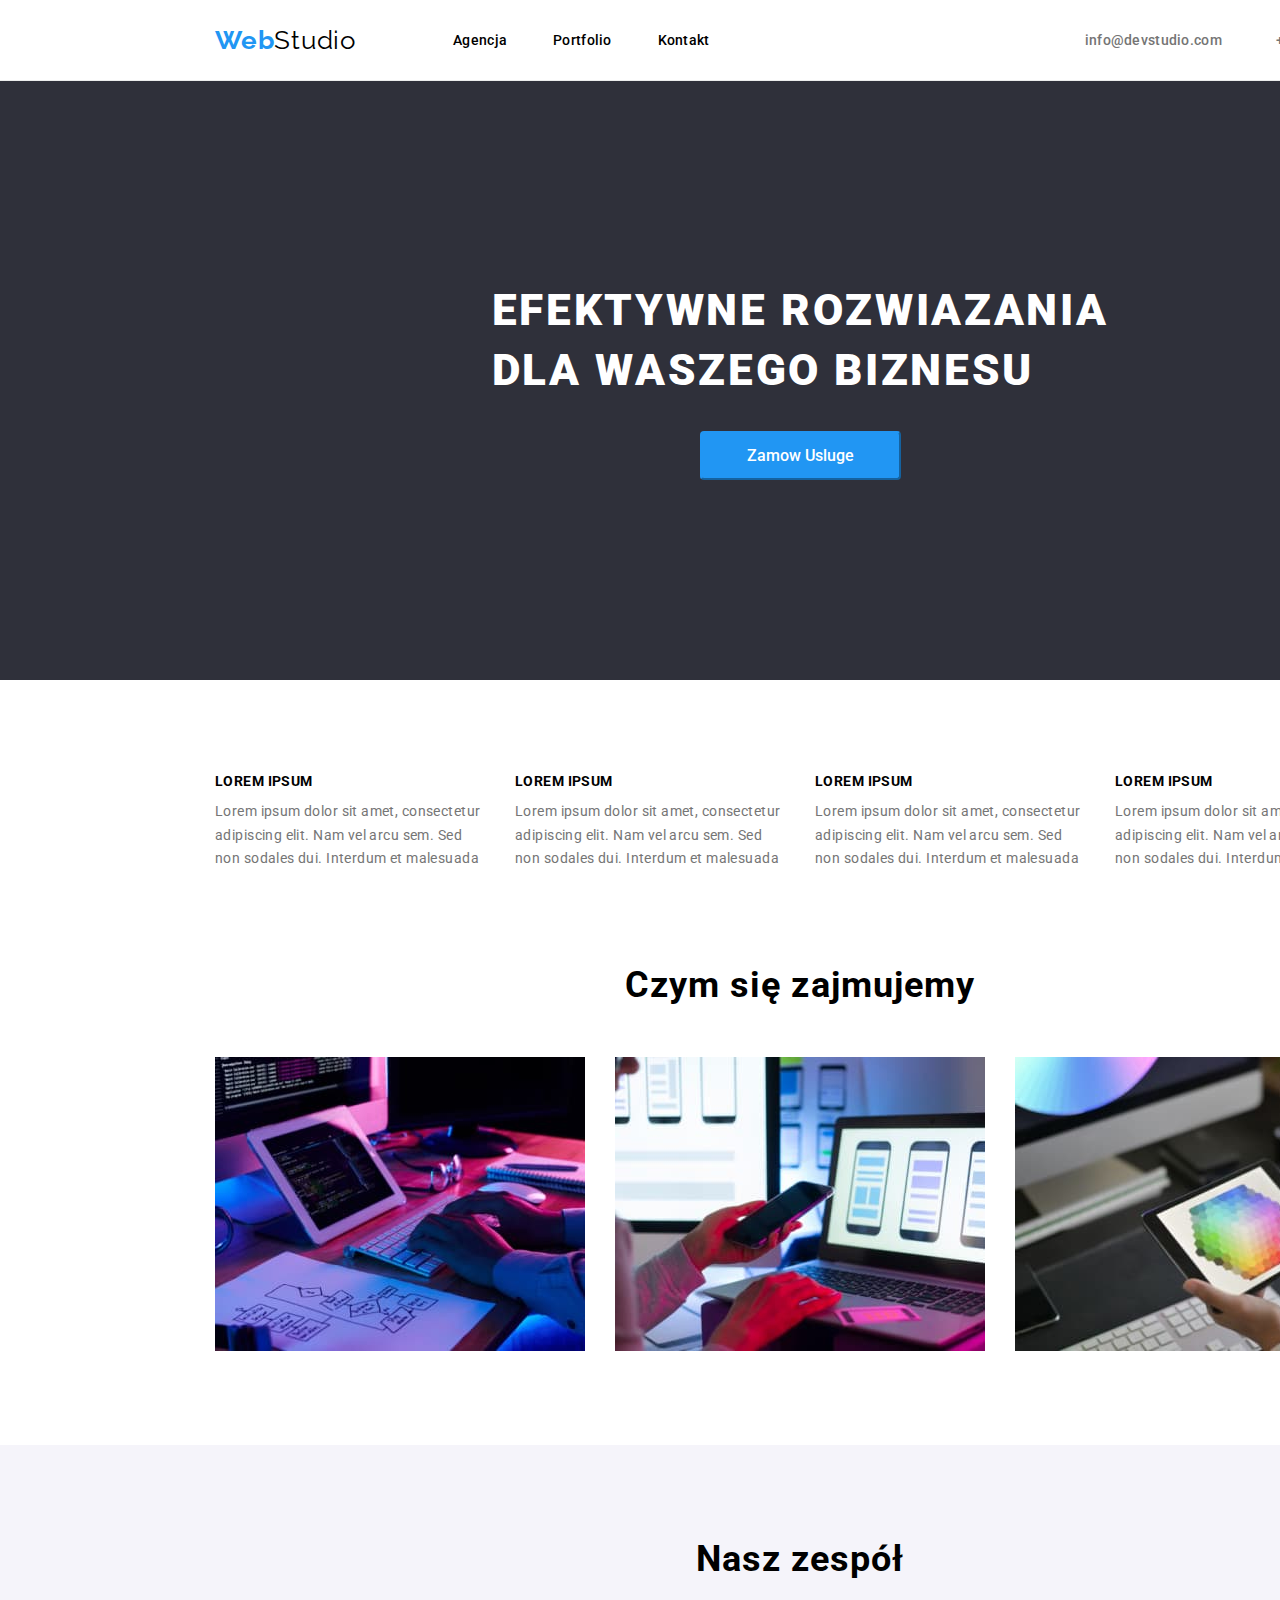
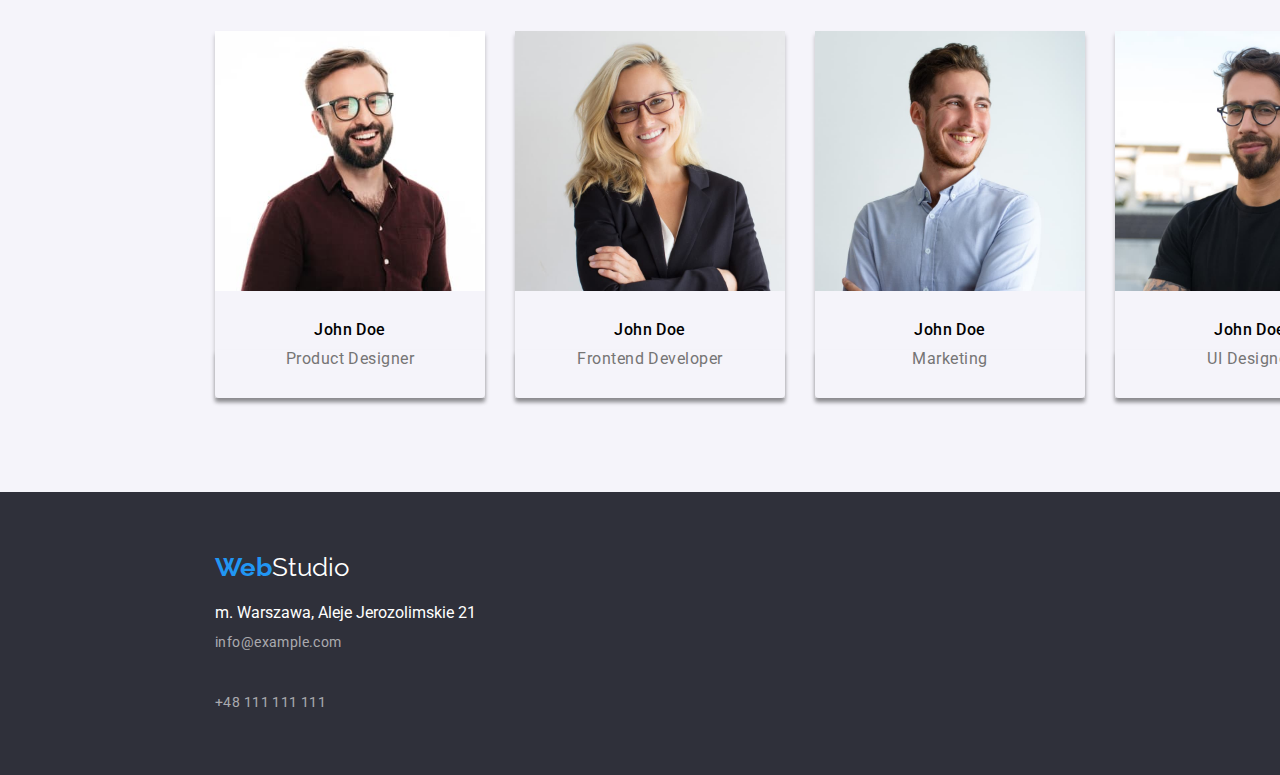
<file: index.html>
<!DOCTYPE html>
<html lang="en">
	<head>
		<meta charset="UTF-8" />
		<meta http-equiv="X-UA-Compatible" content="IE=edge" />
		<meta
			name="viewport"
			content="width=<device-width>, initial-scale=1.0"
		/>
		<title>Document</title>
		<link
			rel="stylesheet"
			href="https://cdnjs.cloudflare.com/ajax/libs/modern-normalize/1.1.0/modern-normalize.css"
			integrity="sha512-Y0MM+V6ymRKN2zStTqzQ227DWhhp4Mzdo6gnlRnuaNCbc+YN/ZH0sBCLTM4M0oSy9c9VKiCvd4Jk44aCLrNS5Q=="
			crossorigin="anonymous"
			referrerpolicy="no-referrer"
		/>
		<link rel="preconnect" href="https://fonts.googleapis.com" />
		<link rel="preconnect" href="https://fonts.gstatic.com" crossorigin />
		<link
			href="https://fonts.googleapis.com/css2?family=Raleway:wght@700&family=Roboto:wght@400;500;700;900&display=swap"
			rel="stylesheet"
		/>
		<link rel="stylesheet" href="css/style.css" />
	</head>
	<body>
		<header>
			<!-- logo top -->
			<div class="header-box">
				<div class="container">
					<div class="header-flex">
						<a class="menu-logo-top" href="index.html"
							><span class="logo-top">Web</span>Studio</a
						>
						<!-- nav items-->
						<nav>
							<div>
								<ul class="nav nav-item-flex">
									<li>
										<a
											class="nav-item-agencja"
											href="index.html"
											>Agencja</a
										>
									</li>
									<li>
										<a
											class="nav-item-portfolio"
											href="portfolio.html"
											>Portfolio</a
										>
									</li>
									<li>
										<a class="nav-item-kontakty" href="#"
											>Kontakt</a
										>
									</li>
								</ul>
							</div>
						</nav>
						<!-- adress top-->
						<div>
							<a class="email" href="email:info@devstudio.com"
								>info@devstudio.com</a
							>
							<a class="phonenumber" href="tel:+48111111111"
								>+48 111 111 111</a
							>
						</div>
					</div>
				</div>
			</div>
		</header>
		<!-- HERO -->
		<main>
			<section class="effective-bg">
				<div class="effective-flex">
					<h1>
						<span class="effective"
							>EFEKTYWNE ROZWIAZANIA<br />DLA WASZEGO
							BIZNESU</span
						>
					</h1>
					<button class="order" type="button">Zamow Usluge</button>
				</div>
			</section>
			<!-- Lorem List-->
			<section class="container">
				<div class="lorem-pad">
					<ul class="lorem-flex">
						<li>
							<h2 class="lorem-list">LOREM IPSUM</h2>
							<p class="text">
								Lorem ipsum dolor sit amet, consectetur
								adipiscing elit. Nam vel arcu sem. Sed non
								sodales dui. Interdum et malesuada
							</p>
						</li>
						<li>
							<h2 class="lorem-list">LOREM IPSUM</h2>
							<p class="text">
								Lorem ipsum dolor sit amet, consectetur
								adipiscing elit. Nam vel arcu sem. Sed non
								sodales dui. Interdum et malesuada
							</p>
						</li>
						<li>
							<h2 class="lorem-list">LOREM IPSUM</h2>
							<p class="text">
								Lorem ipsum dolor sit amet, consectetur
								adipiscing elit. Nam vel arcu sem. Sed non
								sodales dui. Interdum et malesuada
							</p>
						</li>
						<li>
							<h2 class="lorem-list">LOREM IPSUM</h2>
							<p class="text">
								Lorem ipsum dolor sit amet, consectetur
								adipiscing elit. Nam vel arcu sem. Sed non
								sodales dui. Interdum et malesuada
							</p>
						</li>
					</ul>
				</div>
			</section>

			<!-- What We Do -->
			<section class="sections container">
				<h3 class="whatwedo">Czym się zajmujemy</h3>
				<div class="what-we-do-img-flex">
					<img
						src="images/img.jpg"
						width="370"
						height="294"
						alt="Programowanie"
					/>
					<img
						src="images/img(1).jpg"
						width="370"
						height="294"
						alt="Testowanie Aplikacji"
					/>
					<img
						src="images/img(2).jpg"
						width="370"
						height="294"
						alt="Upiekszanie aplikacji"
					/>
				</div>
			</section>
			<!-- Our Team -->
			<section class="sections our-team-box">
				<div class="container">
					<h2 class="ourteam">Nasz zespół</h2>
					<div class="our-team-flex">
						<figure class="team-mate">
							<img
								src="./images/Zdjecie1.jpg"
								width="270"
								height="260"
								alt="Product Designer"
							/>
							<figcaption>
								<h4 class="name">John Doe</h4>
								<p class="job">Product Designer</p>
							</figcaption>
						</figure>
						<figure class="team-mate">
							<img
								src="./images/Zdjecie2.jpg"
								width="270"
								height="260"
								alt="Frontend Developer"
							/>
							<figcaption>
								<h4 class="name">John Doe</h4>
								<p class="job">Frontend Developer</p>
							</figcaption>
						</figure>
						<figure class="team-mate">
							<img
								src="./images/Zdjecie3.jpg"
								width="270"
								height="260"
								alt="Marketing"
							/>
							<figcaption>
								<h4 class="name">John Doe</h4>
								<p class="job">Marketing</p>
							</figcaption>
						</figure>
						<figure class="team-mate">
							<img
								src="./images/Zdjecie4.jpg"
								width="270"
								height="260"
								alt="UI Designer"
							/>
							<figcaption>
								<h4 class="name">John Doe</h4>
								<p class="job">UI Designer</p>
							</figcaption>
						</figure>
					</div>
				</div>
			</section>
		</main>
		<!-- adress -->
		<footer class="footer-effect">
			<div class="container">
				<a class="menu-logo-bottom" href="index.html"
					><span class="logo-bottom">Web</span>Studio</a
				>
				<address>
					<div class="address-flex">
						<p class="city">m. Warszawa, Aleje Jerozolimskie 21</p>
						<a class="contact" href="mailto:info@example.com"
							>info@example.com</a
						>
						<br />
						<a class="contact" href="+48111111111"
							>+48 111 111 111</a
						>
					</div>
				</address>
			</div>
		</footer>
	</body>
</html>
</file>
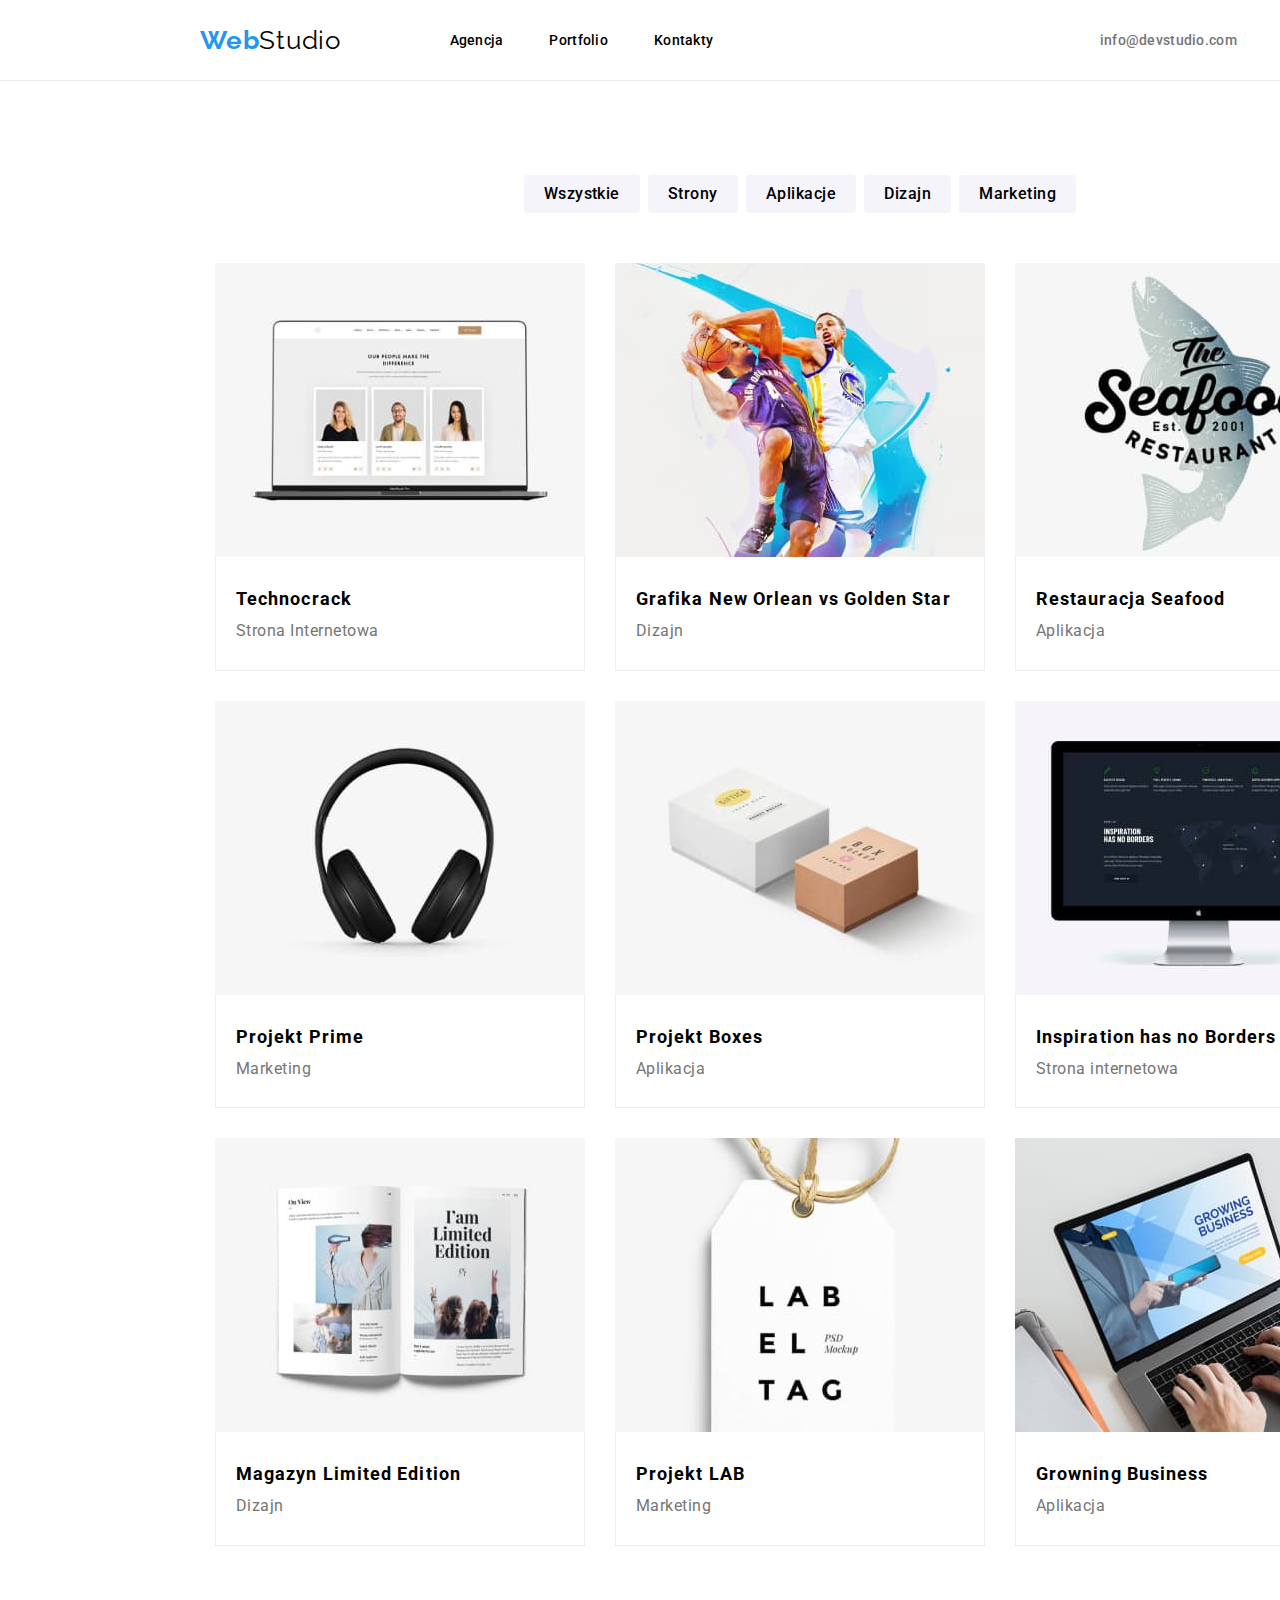
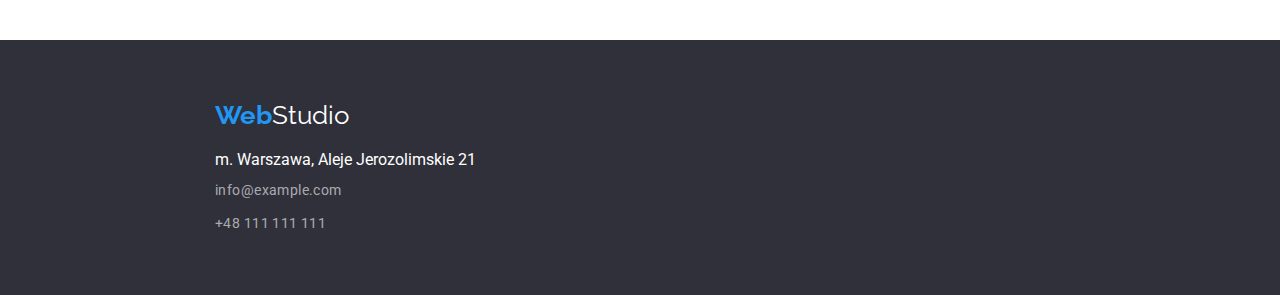
<file: portfolio.html>
<!DOCTYPE html>
<html lang="en">
	<head>
		<meta charset="UTF-8" />
		<meta http-equiv="X-UA-Compatible" content="IE=edge" />
		<meta name="viewport" content="width=device-width, initial-scale=1.0" />
		<title>Portfolio</title>
		<link
			rel="stylesheet"
			href="https://cdnjs.cloudflare.com/ajax/libs/modern-normalize/1.1.0/modern-normalize.css"
			integrity="sha512-Y0MM+V6ymRKN2zStTqzQ227DWhhp4Mzdo6gnlRnuaNCbc+YN/ZH0sBCLTM4M0oSy9c9VKiCvd4Jk44aCLrNS5Q=="
			crossorigin="anonymous"
			referrerpolicy="no-referrer"
		/>
		<link rel="preconnect" href="https://fonts.googleapis.com" />
		<link rel="preconnect" href="https://fonts.gstatic.com" crossorigin />
		<link
			href="https://fonts.googleapis.com/css2?family=Raleway:wght@700&family=Roboto:wght@400;500;700;900&display=swap"
			rel="stylesheet"
		/>
		<link rel="stylesheet" href="css/style.css" />
	</head>
	<body>
		<!-- Logo Top -->
		<header>
			<div class="header-box">
				<div class="header-flex container">
					<a href="index.html" class="menu-logo-top"
						><span class="logo-top">Web</span>Studio</a
					>
					<nav>
						<div>
							<ul class="nav nav-item-flex">
								<li>
									<a
										class="nav-item-agencja"
										href="index.html"
										>Agencja</a
									>
								</li>
								<li>
									<a
										class="nav-item-portfolio"
										href="portfolio.html"
										>Portfolio</a
									>
								</li>
								<li>
									<a class="nav-item-kontakty" href="#"
										>Kontakty</a
									>
								</li>
							</ul>
						</div>
					</nav>
					<div>
						<a class="email" href="mailto:info@devstudio.com"
							>info@devstudio.com</a
						>

						<a class="phonenumber" href="tel:+48111111111"
							>+48 111 111 111</a
						>
					</div>
				</div>
			</div>
		</header>
		<!-- HERO-->
		<main>
			<!-- Filter-->
			<section class="sections">
				<div>
					<ul class="filter-flex">
						<li>
							<button type="button" class="filter-button">
								Wszystkie
							</button>
						</li>
						<li>
							<button type="button" class="filter-button">
								Strony
							</button>
						</li>
						<li>
							<button type="button" class="filter-button">
								Aplikacje
							</button>
						</li>
						<li>
							<button type="button" class="filter-button">
								Dizajn
							</button>
						</li>
						<li>
							<button type="button" class="filter-button">
								Marketing
							</button>
						</li>
					</ul>
				</div>
				<!-- Products-->
				<div class="container">
					<ul class="project-set">
						<li class="project">
							<figure>
								<img
									src="./images/technocrack.jpg"
									width="370"
									height="294"
									alt="wyswietlanie strony internetowej na laptopie"
								/>
								<figcaption class="project-border">
									<h4 class="projectname">Technocrack</h4>
									<p class="projecttype">
										Strona Internetowa
									</p>
								</figcaption>
							</figure>
						</li>
						<li class="project">
							<figure>
								<img
									src="./images/neworleanvsgoldenstars.jpg"
									width="370"
									height="294"
									alt="mecz gwiazd koszykowki"
								/>
								<figcaption class="project-border">
									<h4 class="projectname">
										Grafika New Orlean vs Golden Star
									</h4>
									<p class="projecttype">Dizajn</p>
								</figcaption>
							</figure>
						</li>
						<li class="project">
							<figure>
								<img
									src="./images/seafoodrestaurant.jpg"
									width="370"
									height="294"
									alt="Rekin na tle loga restauracji"
								/>
								<figcaption class="project-border">
									<h4 class="projectname">
										Restauracja Seafood
									</h4>
									<p class="projecttype">Aplikacja</p>
								</figcaption>
							</figure>
						</li>
						<li>
							<figure>
								<img
									src="./images/projectprime.jpg"
									width="370"
									height="294"
									alt="Czarne bezprzewodowe sluchawki"
								/>
								<figcaption class="project-border">
									<h4 class="projectname">Projekt Prime</h4>
									<p class="projecttype">Marketing</p>
								</figcaption>
							</figure>
						</li>
						<li class="project">
							<figure>
								<img
									src="./images/projectboxes.jpg"
									width="370"
									height="294"
									alt="Dwa pudelka na bialym tle"
								/>
								<figcaption class="project-border">
									<h4 class="projectname">Projekt Boxes</h4>
									<p class="projecttype">Aplikacja</p>
								</figcaption>
							</figure>
						</li>
						<li class="project">
							<figure>
								<img
									src="./images/inspiration.jpg"
									width="370"
									height="294"
									alt="Witryna strony internetowej"
								/>
								<figcaption class="project-border">
									<h4 class="projectname">
										Inspiration has no Borders
									</h4>
									<p class="projecttype">
										Strona internetowa
									</p>
								</figcaption>
							</figure>
						</li>
						<li class="project">
							<figure>
								<img
									src="./images/limitededition.jpg"
									width="370"
									height="294"
									alt="strona z magazynu limited edition"
								/>
								<figcaption class="project-border">
									<h4 class="projectname">
										Magazyn Limited Edition
									</h4>
									<p class="projecttype">Dizajn</p>
								</figcaption>
							</figure>
						</li>
						<li class="project">
							<figure>
								<img
									src="./images/projectlab.jpg"
									width="370"
									height="294"
									alt="Biala zawieszka z napisem Label Tag"
								/>
								<figcaption class="project-border">
									<h4 class="projectname">Projekt LAB</h4>
									<p class="projecttype">Marketing</p>
								</figcaption>
							</figure>
						</li>
						<li class="project">
							<figure>
								<img
									src="./images/growingbusiness.jpg"
									width="370"
									height="294"
									alt="Uzywanie aplikacji internetowej na laptopie"
								/>
								<figcaption class="project-border">
									<h4 class="projectname">
										Growning Business
									</h4>
									<p class="projecttype">Aplikacja</p>
								</figcaption>
							</figure>
						</li>
					</ul>
				</div>
			</section>
		</main>
		<!-- Logo Bottom-->
		<footer class="footer-effect">
			<div class="container">
				<a class="menu-logo-bottom" href="index.html"
					><span class="logo-bottom">Web</span>Studio</a
				>
				<address>
					<div class="address-flex">
						<p>m. Warszawa, Aleje Jerozolimskie 21</p>
						<a class="contact" href="mailto:info@example.com"
							>info@example.com</a
						>
						<a class="contact" href="+48111111111"
							>+48 111 111 111</a
						>
					</div>
				</address>
			</div>
		</footer>
	</body>
</html>
</file>
<file: css/style.css>
* {
	margin: 0;
	padding: 0;
}
.container {
	width: 1200px;
	margin: 0 auto;
	padding: 0 15px;
}
body {
	font-family: "Roboto", sans-serif;
	background-color: #ffffff;
	width: 1600px;
	margin: 0 auto;
}
img {
	display: block;
}
:root {
	--text-color-blue: rgba(33, 150, 243, 1);
	--text-color-black: rgba(0, 0, 0, 1);
	--text-color-grey: rgba(117, 117, 117, 1);
	--text-color-white: rgba(255, 255, 255, 1);
	--border-color-blue: rgba(33, 150, 243, 1);
	--border-color-grey: rgba(236, 236, 236, 1);
	--hover-color-blue: rgba(33, 150, 243, 1);
	--background-color-black: rgba(47, 48, 58, 1);
	--background-color-blue: rgba(33, 150, 243, 1);
	--background-color-white: rgba(245, 244, 250, 1);
	--focus-color-blue: rgba(33, 150, 243, 1);
	--contact-color-grey: rgba(255, 255, 255, 0.6);
	--effective-background-grey: rgba(47, 48, 58, 1);
	--ourteam-background-grey: rgba(245, 244, 250, 100%);
	--project-border-white: rgba(238, 238, 238, 1);
	--box-shadow: rgba(0, 0, 0, 0.25);
}
a {
	text-decoration: none;
}
.logo-top {
	color: var(--text-color-blue);
	font-family: Raleway;
	font-weight: 700;
	font-size: 26px;
	line-height: 1.2;
	text-decoration: none;
}
.menu-logo-top {
	color: var(--text-color-black);
	font-family: Raleway;
	font-size: 26px;
	line-height: 1.2;
	text-decoration: none;
	letter-spacing: 0.03em;
	display: block;
	padding-right: 93px;
}
.menu-logo:hover {
	color: var(--hover-color-blue);
}
.nav {
	list-style-type: none;
}
.nav-item-agencja:hover {
	color: var(--hover-color-blue);
}
.nav-item-agencja:focus {
	color: var(--focus-color-blue);
}
.nav-item-agencja {
	color: var(--text-color-black);
	font-weight: 500;
	font-size: 14px;
	line-height: 1.14;
	letter-spacing: 0.02em;
	margin-right: 46px;
}
.nav-item-portfolio:hover {
	color: var(--hover-color-blue);
}
.nav-item-portfolio:focus {
	color: var(--focus-color-blue);
}
.nav-item-portfolio {
	color: var(--text-color-black);
	font-weight: 500;
	font-size: 14px;
	line-height: 1.14;
	letter-spacing: 0.02em;
	padding-right: 46px;
}
.nav-item-kontakty:hover {
	color: var(--hover-color-blue);
}
.nav-item-kontakty:focus {
	color: var(--focus-color-blue);
}
.nav-item-kontakty {
	color: var(--text-color-black);
	font-weight: 500;
	font-size: 14px;
	line-height: 1.14;
	letter-spacing: 0.02em;
	margin-right: 371px;
}
.nav-item-flex {
	display: flex;
	flex-direction: row;
	justify-content: center;
}
.email:hover {
	color: var(--hover-color-blue);
}
.email:focus {
	color: var(--focus-color-blue);
}
.email {
	font-weight: 500;
	font-size: 14px;
	line-height: 1.14;
	color: var(--text-color-grey);
	letter-spacing: 0.02em;
	margin-right: 50px;
}
.phonenumber:hover {
	color: var(--hover-color-blue);
}
.phonenumber:focus {
	color: var(--focus-color-blue);
}
.phonenumber {
	color: var(--text-color-grey);
	font-weight: 500;
	font-size: 14px;
	line-height: 1.14;
	text-decoration: none;
	letter-spacing: 0.02em;
}
ul {
	list-style-type: none;
}
.order {
	border-color: var(--border-color-blue);
	border-radius: 4px;
	margin-top: 30px;
	font-weight: 500;
	font-size: 16px;
	line-height: 1.6;
	padding: 10px 45px;
	background-color: var(--background-color-blue);
	color: var(--text-color-white);
	cursor: pointer;
}
.lorem-list {
	color: var(--text-color-black);
	font-weight: 700;
	font-size: 14px;
	line-height: 1.1;
	letter-spacing: 0.03em;
	padding-bottom: 10px;
}
.lorem-pad {
	padding-top: 94px;
	padding-bottom: 0px;
}
.text {
	color: var(--text-color-grey);
	font-size: 14px;
	line-height: 1.7;
	letter-spacing: 0.03em;
}
.filter-button:hover {
	background-color: var(--hover-color-blue);
	color: var(--text-color-white);
	cursor: pointer;
	box-shadow: 0px 4px 4px 0px var(--box-shadow);
}
.filter-button:focus {
	background-color: var(--focus-color-blue);
	color: var(--text-color-white);
}

.filter-button {
	font-weight: 500;
	font-size: 16px;
	line-height: 1.6;
	background-color: var(--background-color-white);
	color: var(--text-color-black);
	border: 1px;
	border-radius: 4px;
	letter-spacing: 0.03em;
	padding: 6px 20px;
}
.projectname {
	color: var(--text-color-black);
	font-weight: 700;
	font-size: 18px;
	line-height: 2;
	letter-spacing: 0.06em;
}
.projecttype {
	color: var(--text-color-grey);
	font-weight: 400;
	font-size: 16px;
	line-height: 1.8;
	letter-spacing: 0.03em;
}

.effective {
	font-weight: 900;
	font-size: 44px;
	line-height: 1.36;
	color: var(--text-color-white);
	letter-spacing: 0.06em;
	text-align: center;
}
.effective-bg {
	background-color: var(--background-color-black);
	padding: 200px;
}
.whatwedo {
	color: var(--text-color-black);
	font-weight: 700;
	font-size: 36px;
	line-height: 1.16;
	text-align: center;
	letter-spacing: 0.03em;
	margin-bottom: 50px;
}
.ourteam {
	color: var(--text-color-black);
	font-weight: 700;
	font-size: 36px;
	line-height: 1.16;
	text-align: center;
	letter-spacing: 0.03em;
	margin-bottom: 50px;
}
.team-mate {
	box-shadow: 0px 4px 4px var(--box-shadow);
	border-bottom-right-radius: 4px;
	border-bottom-left-radius: 4px;
}
.name {
	font-weight: 500;
	font-size: 16px;
	line-height: 1.18;
	color: var(--text-color-black);
	letter-spacing: 0.03em;
	text-align: center;
	padding-top: 30px;
	padding-bottom: 10px;
}
.job {
	font-weight: 400;
	font-size: 16px;
	line-height: 1.18;
	color: var(--text-color-grey);
	letter-spacing: 0.03em;
	text-align: center;
	padding-bottom: 30px;
	box-shadow: 0px 4px 4px var(--box-shadow);
}
figure:hover {
	border-color: var(--border-color-blue);
}
.logo-bottom {
	color: var(--text-color-blue);
	font-weight: 700;
	font-size: 26px;
	line-height: 1.2;
	text-decoration: none;
}
.menu-logo-bottom {
	font-family: Raleway;
	color: var(--text-color-white);
	font-size: 26px;
	line-height: 1.2;
	text-decoration: none;
	display: block;
	padding-bottom: 20px;
}
.item-logo-bottom {
	padding-bottom: 20px;
}
address {
	font-style: normal;
	color: var(--text-color-white);
}
.contact {
	color: var(--contact-color-grey);
	font-weight: 400;
	font-size: 14px;
	line-height: 1.7;
	letter-spacing: 0.03em;
}
.sections {
	padding-top: 94px;
	padding-bottom: 94px;
}
.header-box {
	border-bottom: 1px solid var(--border-color-grey);
}
.header-flex {
	display: flex;
	flex-direction: row;
	justify-content: space-between;
	align-items: center;
	padding: 25px 0px 24px 0px;
}
.effective-flex {
	display: flex;
	flex-direction: column;
	align-items: center;
}
.lorem-flex {
	display: flex;
	justify-content: center;
	flex-direction: row;
	gap: 30px;
}
.wwd-pad {
	padding-top: 0px;
}
.what-we-do-img-flex {
	display: flex;
	flex-direction: row;
	justify-content: center;
	gap: 30px;
}
.our-team-box {
	background-color: var(--ourteam-background-grey);
}
.our-team-flex {
	display: flex;
	flex-direction: row;
	justify-content: center;
	gap: 30px;
	border-radius: 0px 0px 4px 4px;
}
.footer-effect {
	background-color: var(--background-color-black);
	padding: 60px 0px;
}
.address-flex {
	display: flex;
	flex-direction: column;
	gap: 9px;
}
.filter-flex {
	display: flex;
	flex-direction: row;
	justify-content: center;
	padding-bottom: 50px;
	gap: 8px;
}
.project-set {
	display: flex;
	flex-direction: row;
	justify-content: center;
	flex-wrap: wrap;
	gap: 30px;
}
.project-border {
	color: var(--text-color-grey);
	font-weight: 400;
	font-size: 16px;
	line-height: 1.8;
	letter-spacing: 0.03em;
	padding: 24px 20px;
	border-right: 1px solid var(--project-border-white);
	border-bottom: 1px solid var(--project-border-white);
	border-left: 1px solid var(--project-border-white);
}
</file>
